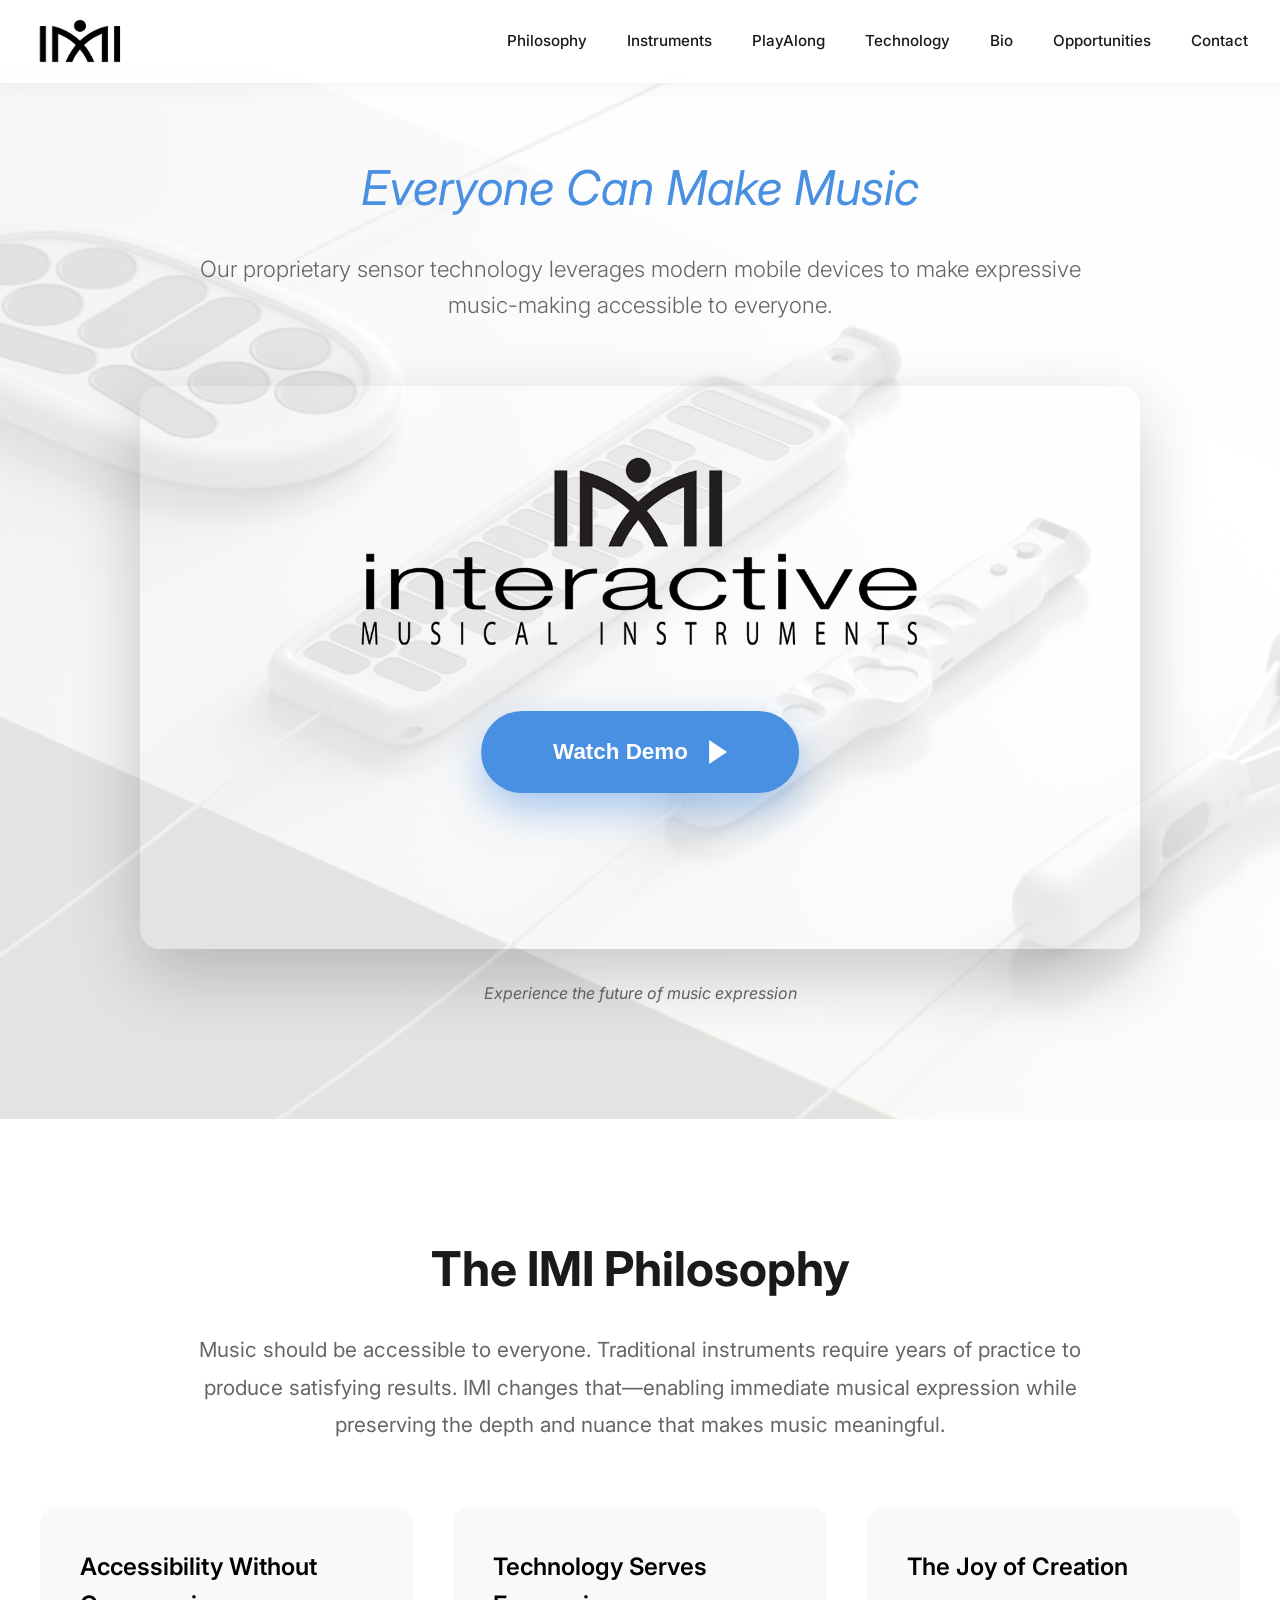
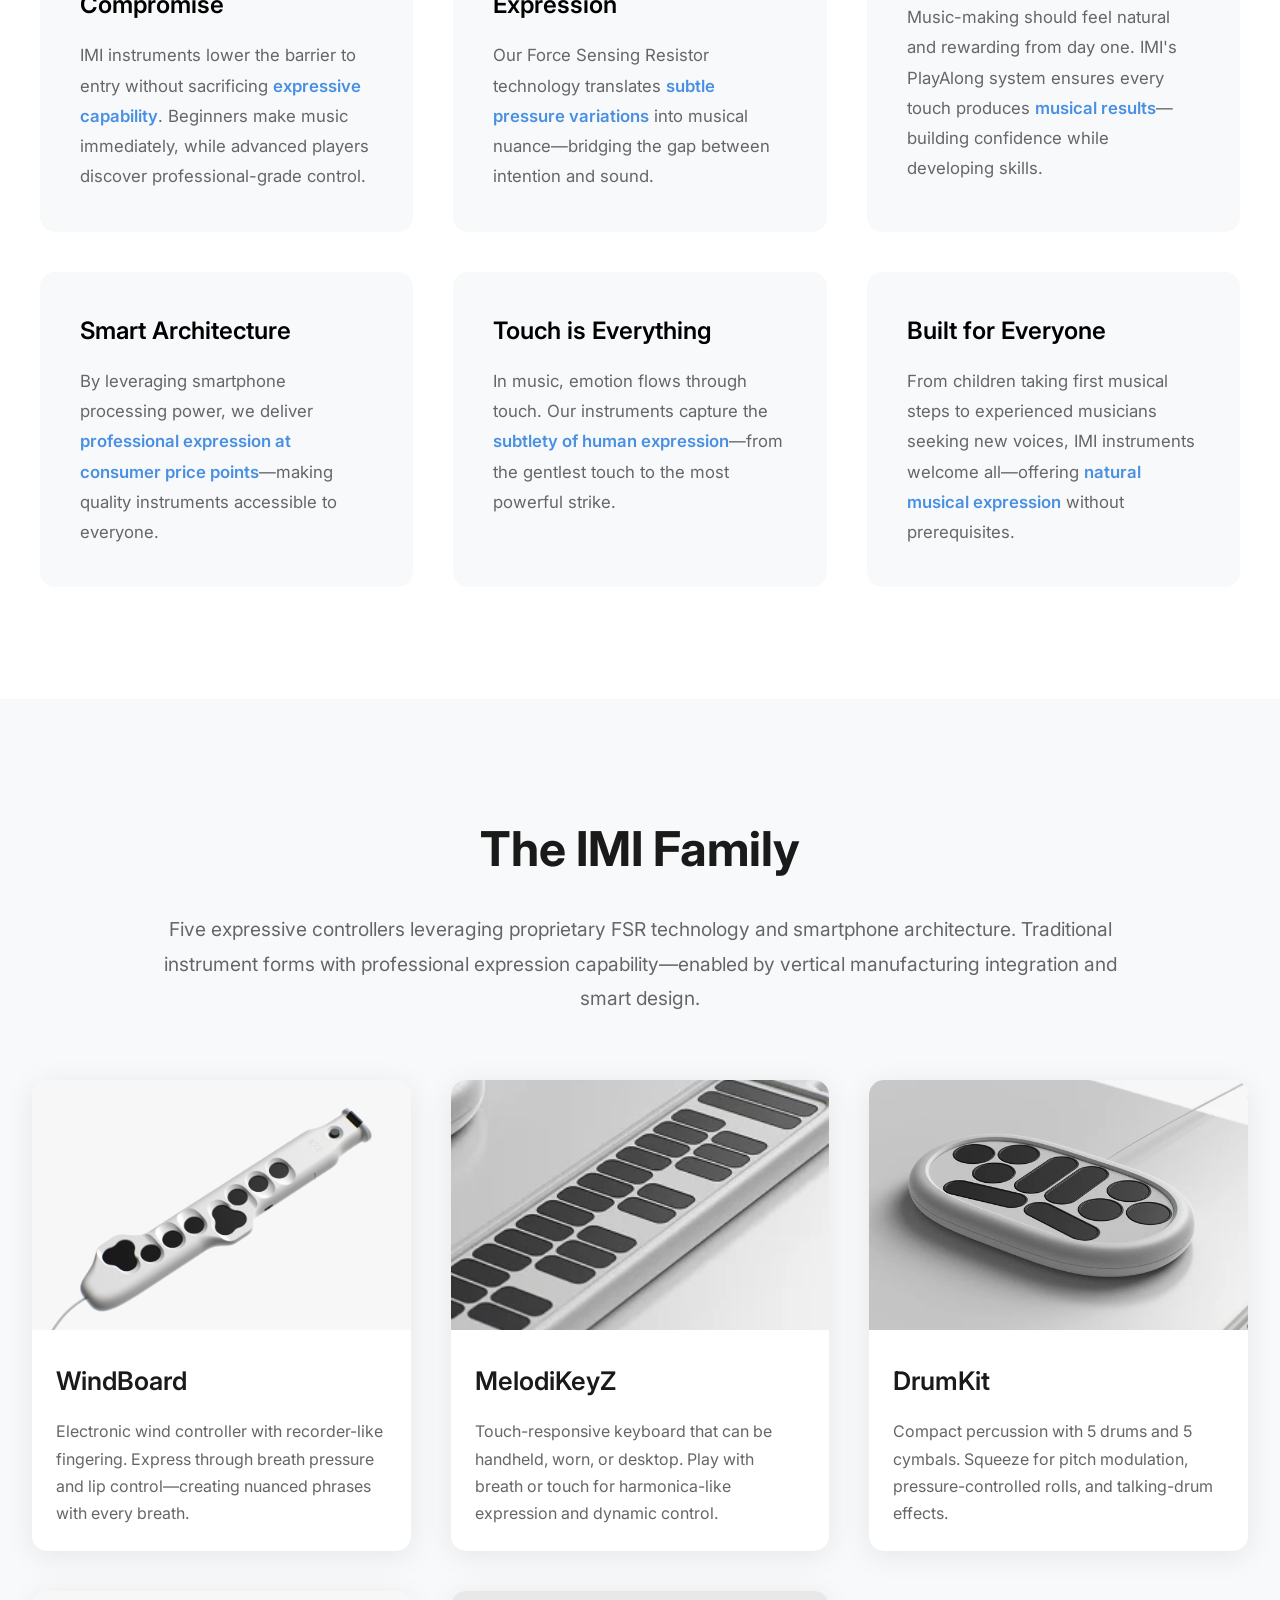
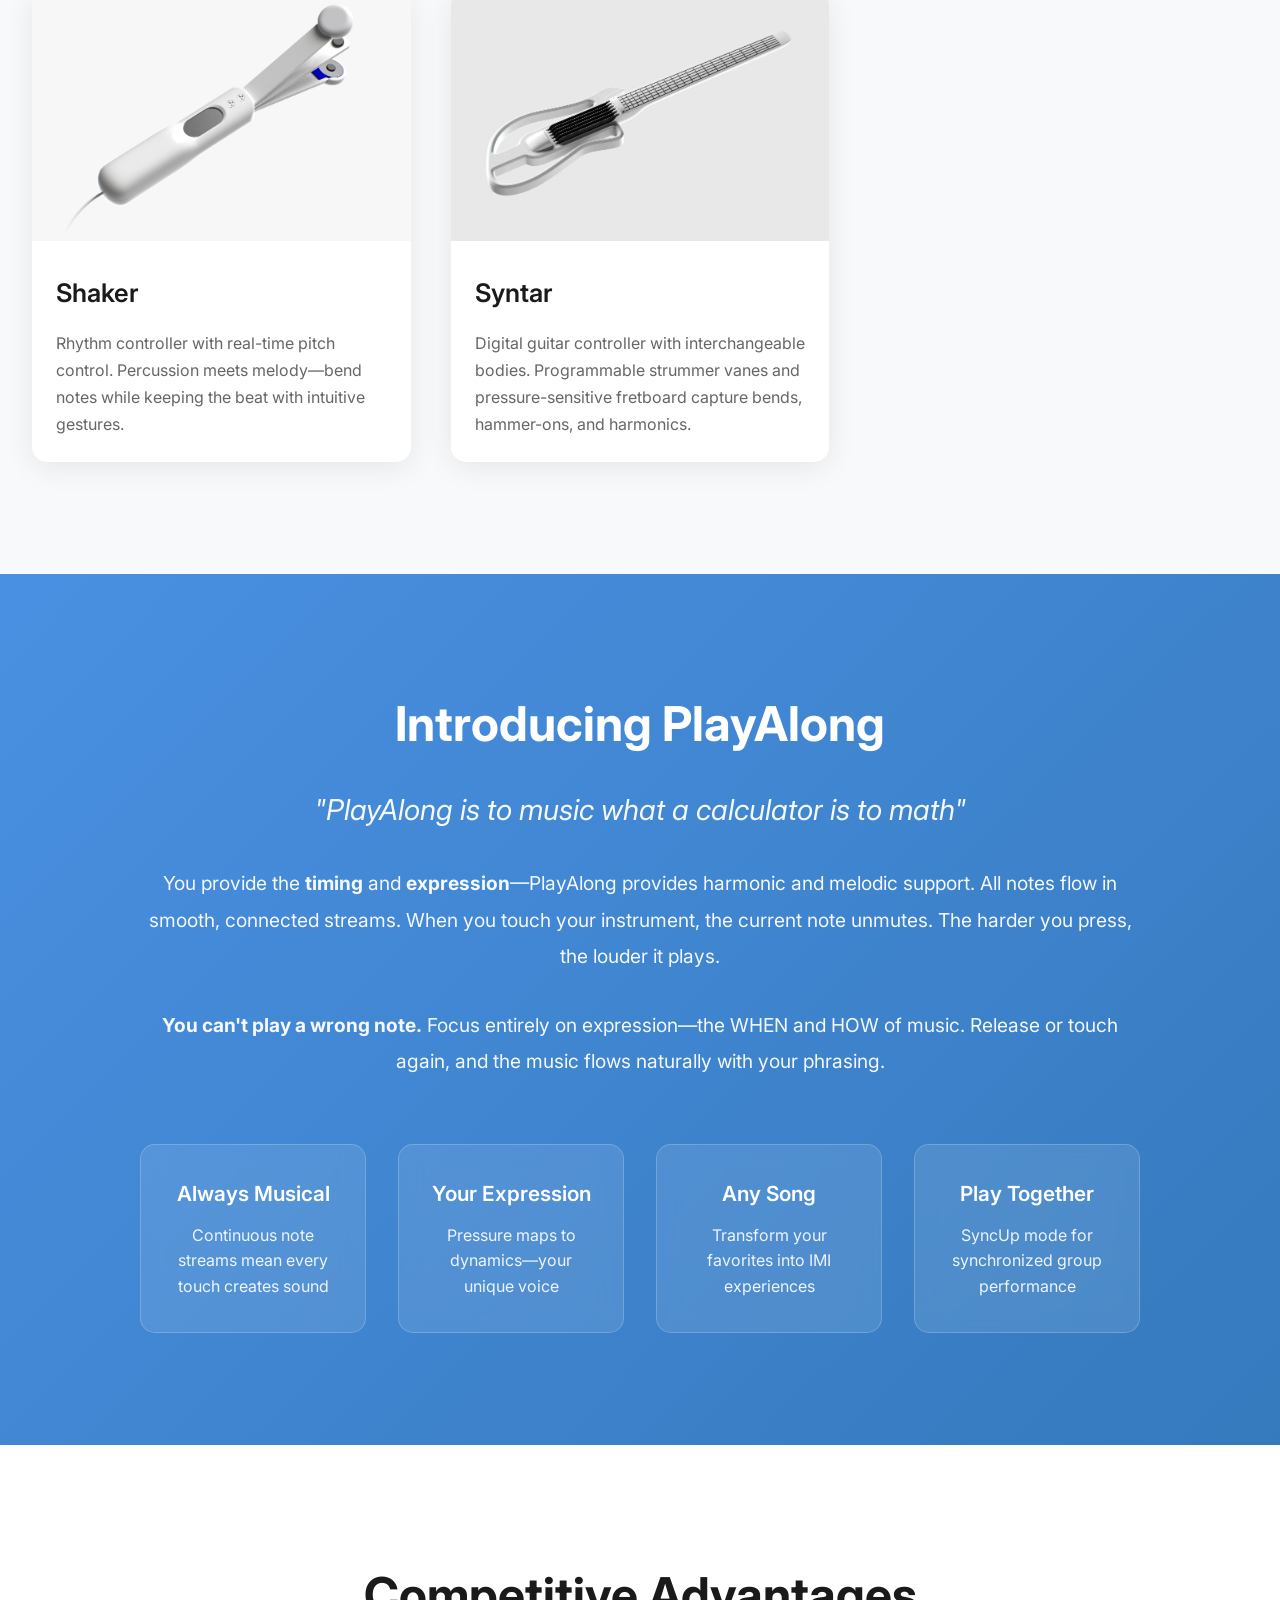
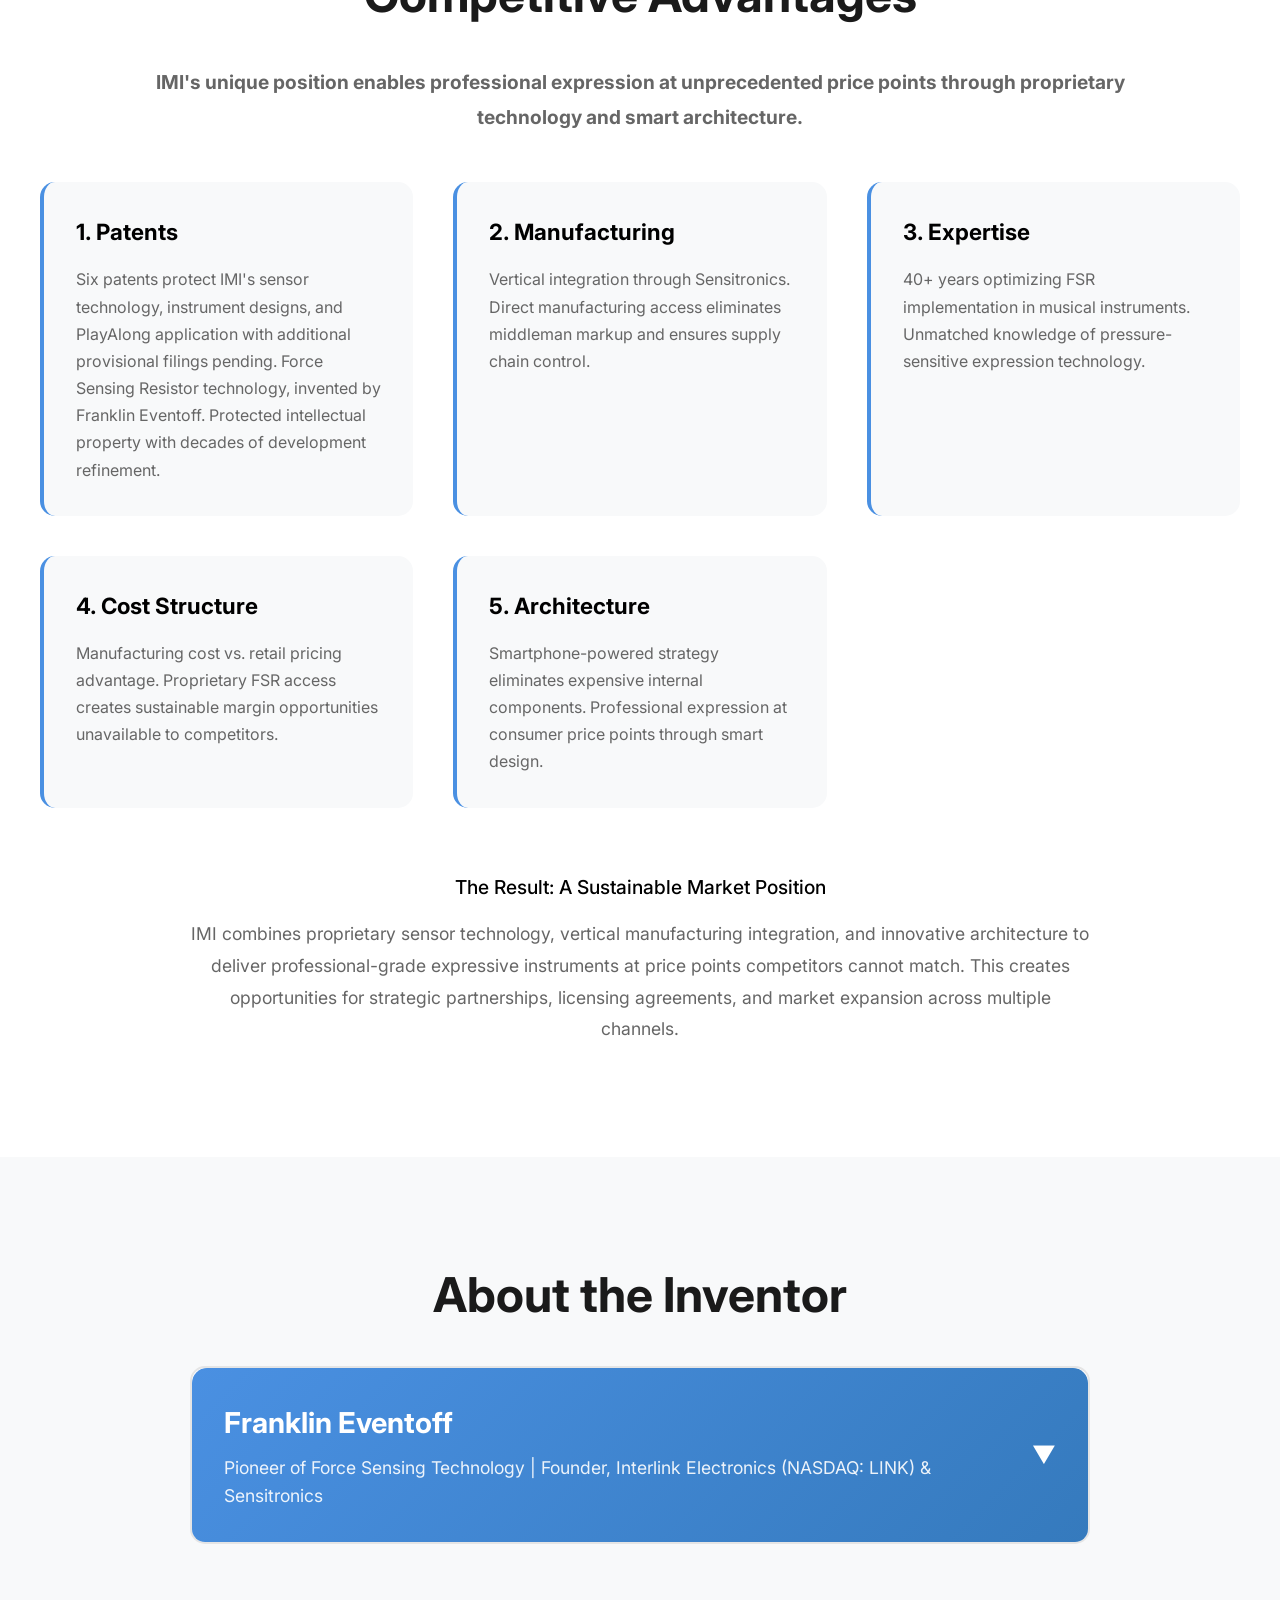
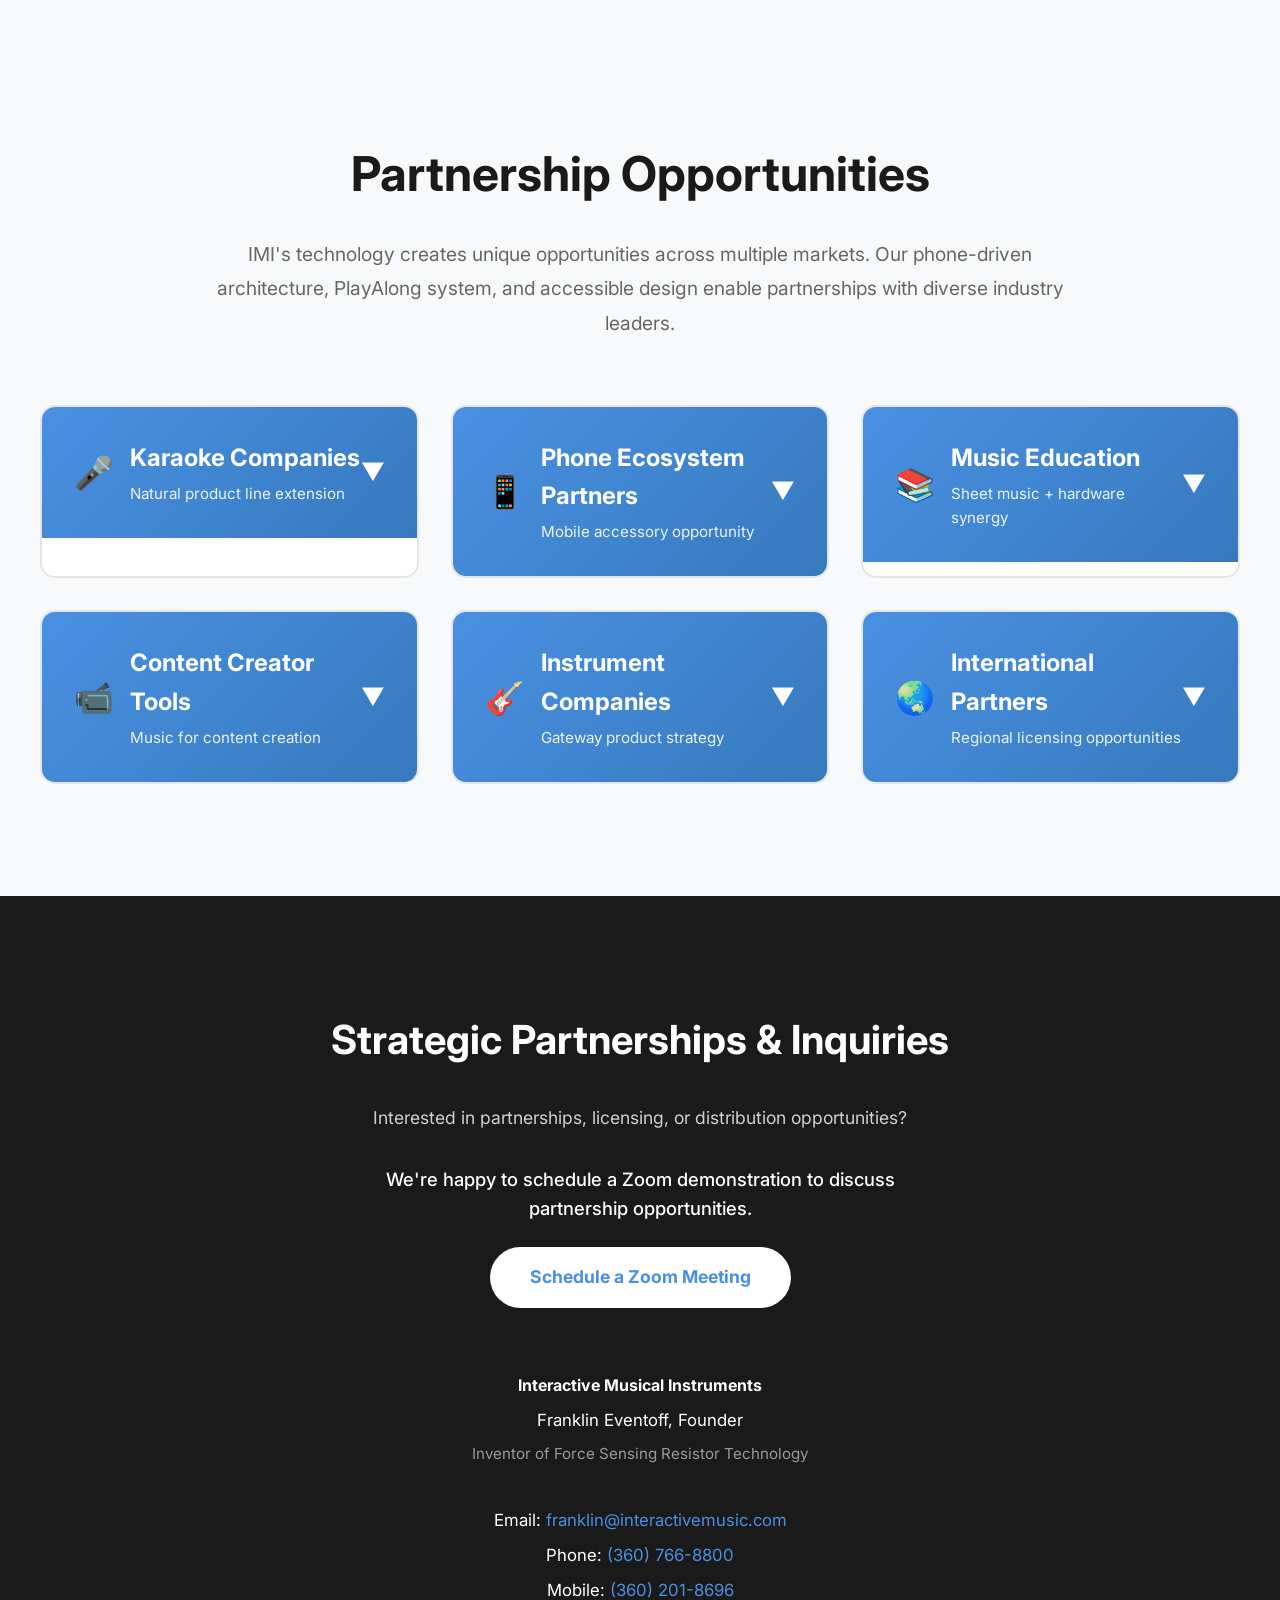
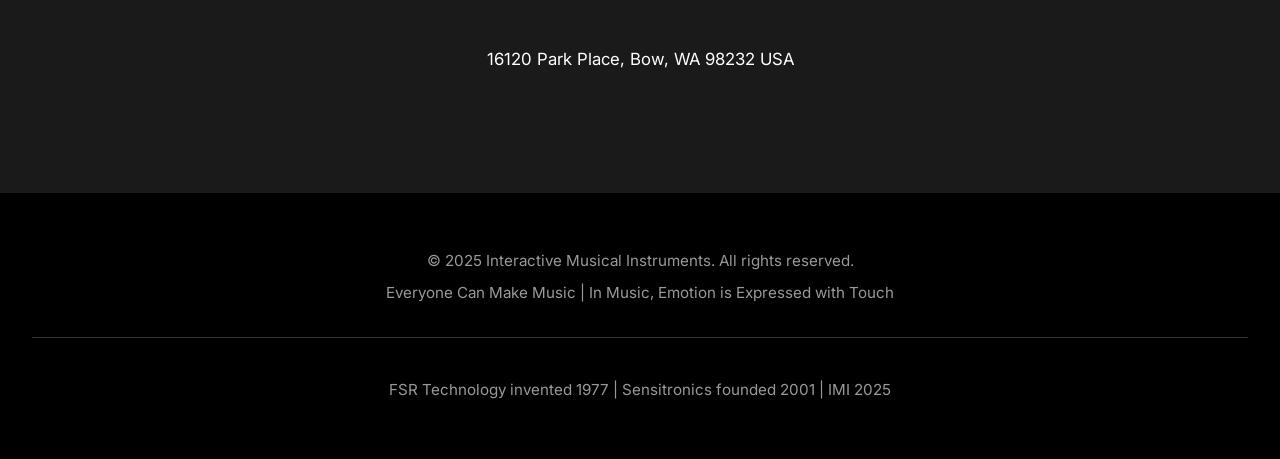
<file: index.html>
<!DOCTYPE html>
<html lang="en">
<head>
    <meta charset="UTF-8">
    <meta name="viewport" content="width=device-width, initial-scale=1.0">
    <title>IMI - Interactive Musical Instruments | Everyone Can Make Music</title>
    <link rel="icon" type="image/png" href="./assets/favicon-96x96.png" sizes="96x96" />
    <link rel="icon" type="image/png" href="./assets/favicon-96x96.png" sizes="32x32" />
    <link rel="icon" type="image/png" href="./assets/favicon-96x96.png" sizes="16x16" />
    <link rel="apple-touch-icon" href="./assets/favicon-96x96.png" />

    <!-- Fonts -->
    <link rel="preconnect" href="https://fonts.googleapis.com">
    <link rel="preconnect" href="https://fonts.gstatic.com" crossorigin>
    <link href="https://fonts.googleapis.com/css2?family=Inter:wght@300;400;500;600;700;800&display=swap" rel="stylesheet">

    <!-- Styles -->
    <link rel="stylesheet" href="./styles/main.css">
</head>
<body id="top">
    <!-- ============================================
         NAVIGATION
         Fixed navigation bar with logo and menu links
         ============================================ -->
    <nav>
        <div class="nav-container">
            <a href="#top" class="logo-text">
                <img src="./assets/IMI_LOGO.png" alt="IMI - Interactive Musical Instruments" class="logo-img">
            </a>
            <button class="hamburger" id="hamburger" aria-label="Toggle menu">
                <span></span>
                <span></span>
                <span></span>
            </button>
            <ul class="nav-links" id="nav-links">
                <li><a href="#philosophy">Philosophy</a></li>
                <li><a href="#instruments">Instruments</a></li>
                <li><a href="#playalong">PlayAlong</a></li>
                <li><a href="#technology">Technology</a></li>
                <li><a href="#bio">Bio</a></li>
                <li><a href="#opportunities">Opportunities</a></li>
                <li><a href="#contact">Contact</a></li>
            </ul>
        </div>
    </nav>

    <!-- ============================================
         HERO SECTION
         Main landing section with headline, tagline, and demo video
         ============================================ -->
    <section class="hero">
        <div class="hero-content">

            <!-- Headline & Tagline -->
            <p class="hero-quote">Everyone Can Make Music</p>
            <p class="tagline">
                Our proprietary sensor technology leverages modern mobile devices to make expressive music-making accessible to everyone.
            </p>

            <!-- Demo Video -->
            <div class="video-container">
                <div class="video-placeholder">
                    <img id="video-logo" src="./assets/IMI_logo_2.png" alt="IMI Logo" style="position: absolute; top: 10%; left: 50%; transform: translateX(-50%); max-width: 60%; height: auto; z-index: 5;">
                    <div class="play-button-overlay" id="play-button-overlay">
                        <button class="play-button" id="play-button">
                            <span>Watch Demo</span>
                            <div class="play-icon"></div>
                        </button>
                    </div>
                    <iframe
                        id="youtube-iframe"
                        class="video-iframe"
                        style="display: none;"
                        src="https://www.youtube.com/embed/5cP7HtnagEk?enablejsapi=1&rel=0"
                        allow="accelerometer; autoplay; clipboard-write; encrypted-media; gyroscope; picture-in-picture"
                        allowfullscreen>
                    </iframe>
                </div>
            </div>

            <p class="video-caption">Experience the future of music expression</p>
        </div>
    </section>

    <!-- ============================================
         PHILOSOPHY SECTION
         Core principles and values of IMI
         ============================================ -->
    <section class="philosophy-section" id="philosophy">
        <div class="philosophy-content">
            <h2>The IMI Philosophy</h2>
            <p class="philosophy-intro">
                Music should be accessible to everyone. Traditional instruments require years of practice to produce satisfying results. IMI changes that—enabling immediate musical expression while preserving the depth and nuance that makes music meaningful.
            </p>

            <div class="philosophy-grid">
                <div class="philosophy-card">
                    <h3>Accessibility Without Compromise</h3>
                    <p>IMI instruments lower the barrier to entry without sacrificing <span class="highlight">expressive capability</span>. Beginners make music immediately, while advanced players discover professional-grade control.</p>
                </div>

                <div class="philosophy-card">
                    <h3>Technology Serves Expression</h3>
                    <p>Our Force Sensing Resistor technology translates <span class="highlight">subtle pressure variations</span> into musical nuance—bridging the gap between intention and sound.</p>
                </div>

                <div class="philosophy-card">
                    <h3>The Joy of Creation</h3>
                    <p>Music-making should feel natural and rewarding from day one. IMI's PlayAlong system ensures every touch produces <span class="highlight">musical results</span>—building confidence while developing skills.</p>
                </div>

                <div class="philosophy-card">
                    <h3>Smart Architecture</h3>
                    <p>By leveraging smartphone processing power, we deliver <span class="highlight">professional expression at consumer price points</span>—making quality instruments accessible to everyone.</p>
                </div>

                <div class="philosophy-card">
                    <h3>Touch is Everything</h3>
                    <p>In music, emotion flows through touch. Our instruments capture the <span class="highlight">subtlety of human expression</span>—from the gentlest touch to the most powerful strike.</p>
                </div>

                <div class="philosophy-card">
                    <h3>Built for Everyone</h3>
                    <p>From children taking first musical steps to experienced musicians seeking new voices, IMI instruments welcome all—offering <span class="highlight">natural musical expression</span> without prerequisites.</p>
                </div>
            </div>
        </div>
    </section>

    <!-- ============================================
         PRODUCTS SECTION
         Showcase of the five IMI instrument family members
         ============================================ -->
    <section class="products-section" id="instruments">
        <h2>The IMI Family</h2>
        <p class="products-subtitle">
            Five expressive controllers leveraging proprietary FSR technology and smartphone architecture. Traditional instrument forms with professional expression capability—enabled by vertical manufacturing integration and smart design.
        </p>

        <div class="products-grid">
            <!-- WindBoard -->
            <div class="product-card">
                <img src="./assets/Wind.jpg" alt="WindBoard" class="product-image">
                <h3>WindBoard</h3>
                <p>Electronic wind controller with recorder-like fingering. Express through breath pressure and lip control—creating nuanced phrases with every breath.</p>
            </div>

            <!-- MelodiKeyZ -->
            <div class="product-card">
                <img src="./assets/MelodiKeyZ1_cropped.png" alt="MelodiKeyZ" class="product-image">
                <h3>MelodiKeyZ</h3>
                <p>Touch-responsive keyboard that can be handheld, worn, or desktop. Play with breath or touch for harmonica-like expression and dynamic control.</p>
            </div>

            <!-- DrumKit -->
            <div class="product-card">
                <img src="./assets/DrumKit2.png" alt="DrumKit" class="product-image">
                <h3>DrumKit</h3>
                <p>Compact percussion with 5 drums and 5 cymbals. Squeeze for pitch modulation, pressure-controlled rolls, and talking-drum effects.</p>
            </div>

            <!-- Shaker -->
            <div class="product-card">
                <img src="./assets/ShakerFull.jpg" alt="Shaker" class="product-image">
                <h3>Shaker</h3>
                <p>Rhythm controller with real-time pitch control. Percussion meets melody—bend notes while keeping the beat with intuitive gestures.</p>
            </div>

            <!-- Syntar -->
            <div class="product-card">
                <img src="./assets/Syntar_Still.jpg" alt="Syntar" class="product-image">
                <h3>Syntar</h3>
                <p>Digital guitar controller with interchangeable bodies. Programmable strummer vanes and pressure-sensitive fretboard capture bends, hammer-ons, and harmonics.</p>
            </div>
        </div>
    </section>

    <!-- ============================================
         PLAYALONG SECTION
         Explanation of the PlayAlong learning system
         ============================================ -->
    <section class="playalong-section" id="playalong">
        <div class="playalong-content">
            <h2>Introducing PlayAlong</h2>
            <p class="playalong-tagline">"PlayAlong is to music what a calculator is to math"</p>

            <p class="playalong-description">
                You provide the <strong>timing</strong> and <strong>expression</strong>—PlayAlong provides harmonic and melodic support. All notes flow in smooth, connected streams. When you touch your instrument, the current note unmutes. The harder you press, the louder it plays.
            </p>

            <p class="playalong-description">
                <strong>You can't play a wrong note.</strong> Focus entirely on expression—the WHEN and HOW of music. Release or touch again, and the music flows naturally with your phrasing.
            </p>

            <div class="feature-boxes">
                <div class="feature-box">
                    <h3>Always Musical</h3>
                    <p>Continuous note streams mean every touch creates sound</p>
                </div>

                <div class="feature-box">
                    <h3>Your Expression</h3>
                    <p>Pressure maps to dynamics—your unique voice</p>
                </div>

                <div class="feature-box">
                    <h3>Any Song</h3>
                    <p>Transform your favorites into IMI experiences</p>
                </div>

                <div class="feature-box">
                    <h3>Play Together</h3>
                    <p>SyncUp mode for synchronized group performance</p>
                </div>
            </div>
        </div>
    </section>

    <!-- ============================================
         COMPETITIVE ADVANTAGES SECTION
         IMI's unique market position and technology advantages
         ============================================ -->
    <section class="tech-section" id="technology">
        <div class="tech-content">
            <h2>Competitive Advantages</h2>
            <p class="tech-description">
                <strong>IMI's unique position enables professional expression at unprecedented price points through proprietary technology and smart architecture.</strong>
            </p>

            <div style="display: grid; grid-template-columns: repeat(auto-fit, minmax(280px, 1fr)); gap: 2.5rem; max-width: 1200px; margin: 0 auto;">
                <div style="background: #f8f9fa; padding: 2rem; border-radius: 15px; border-left: 4px solid #4A90E2;">
                    <h3 style="font-size: 1.4rem; margin-bottom: 1rem; color: #000;">1. Patents</h3>
                    <p style="color: #666; line-height: 1.7;">Six patents protect IMI's sensor technology, instrument designs, and PlayAlong application with additional provisional filings pending. Force Sensing Resistor technology, invented by Franklin Eventoff. Protected intellectual property with decades of development refinement.</p>
                </div>

                <div style="background: #f8f9fa; padding: 2rem; border-radius: 15px; border-left: 4px solid #4A90E2;">
                    <h3 style="font-size: 1.4rem; margin-bottom: 1rem; color: #000;">2. Manufacturing</h3>
                    <p style="color: #666; line-height: 1.7;">Vertical integration through Sensitronics. Direct manufacturing access eliminates middleman markup and ensures supply chain control.</p>
                </div>

                <div style="background: #f8f9fa; padding: 2rem; border-radius: 15px; border-left: 4px solid #4A90E2;">
                    <h3 style="font-size: 1.4rem; margin-bottom: 1rem; color: #000;">3. Expertise</h3>
                    <p style="color: #666; line-height: 1.7;">40+ years optimizing FSR implementation in musical instruments. Unmatched knowledge of pressure-sensitive expression technology.</p>
                </div>

                <div style="background: #f8f9fa; padding: 2rem; border-radius: 15px; border-left: 4px solid #4A90E2;">
                    <h3 style="font-size: 1.4rem; margin-bottom: 1rem; color: #000;">4. Cost Structure</h3>
                    <p style="color: #666; line-height: 1.7;">Manufacturing cost vs. retail pricing advantage. Proprietary FSR access creates sustainable margin opportunities unavailable to competitors.</p>
                </div>

                <div style="background: #f8f9fa; padding: 2rem; border-radius: 15px; border-left: 4px solid #4A90E2;">
                    <h3 style="font-size: 1.4rem; margin-bottom: 1rem; color: #000;">5. Architecture</h3>
                    <p style="color: #666; line-height: 1.7;">Smartphone-powered strategy eliminates expensive internal components. Professional expression at consumer price points through smart design.</p>
                </div>
            </div>

            <div style="margin-top: 4rem; text-align: center;">
                <p style="font-size: 1.2rem; color: #000; font-weight: 500; margin-bottom: 1rem;">
                    The Result: A Sustainable Market Position
                </p>
                <p style="font-size: 1.1rem; color: #666; line-height: 1.8; max-width: 900px; margin: 0 auto;">
                    IMI combines proprietary sensor technology, vertical manufacturing integration, and innovative architecture to deliver professional-grade expressive instruments at price points competitors cannot match. This creates opportunities for strategic partnerships, licensing agreements, and market expansion across multiple channels.
                </p>
            </div>
        </div>
    </section>

    <!-- ============================================
         INVENTOR BIO SECTION
         Background and credentials of Franklin Eventoff
         ============================================ -->
    <section class="tech-section" id="bio" style="padding: calc(5rem + 20px) 2rem 5rem; background: #f8f9fa;">
        <div class="tech-content">
            <h2 style="text-align: center; font-size: 3rem; margin-bottom: 2rem; font-weight: 700;">About the Inventor</h2>

            <div style="max-width: 900px; margin: 0 auto;">
                <div class="market-card bio-card" onclick="toggleBio(this)" style="cursor: pointer;">
                    <div class="market-header" style="background: linear-gradient(135deg, #4A90E2 0%, #357ABD 100%); color: white; padding: 2rem; display: flex; justify-content: space-between; align-items: center; border-radius: 15px 15px 0 0;">
                        <div style="flex: 1;">
                            <h3 style="font-size: 1.8rem; margin-bottom: 0.5rem;">Franklin Eventoff</h3>
                            <p style="opacity: 0.9; font-size: 1.1rem;">Pioneer of Force Sensing Technology | Founder, Interlink Electronics (NASDAQ: LINK) & Sensitronics</p>
                        </div>
                        <div class="expand-icon" style="font-size: 1.5rem; transition: transform 0.3s;">▼</div>
                    </div>
                    <div class="market-content bio-content" style="max-height: 0; overflow: hidden; transition: max-height 0.5s ease;">
                        <div style="padding: 2.5rem; background: white; border-radius: 0 0 15px 15px;">
                            <p style="font-size: 1.1rem; line-height: 1.8; color: #333; margin-bottom: 1.5rem;">
                                Franklin Eventoff invented Force Sensing Resistor (FSR) technology in 1977 and patented it in 1980. His innovations have earned prestigious recognition including the <strong>California Governor's Award for Innovation (1986)</strong> and the <strong>International IR 100 Award</strong> for FSR development (1987).
                            </p>

                            <p style="font-size: 1.1rem; line-height: 1.8; color: #333; margin-bottom: 1.5rem;">
                                In 1985, Franklin founded <strong>Interlink Electronics (NASDAQ: LINK)</strong>, which became a leading supplier of FSR technology globally. The company was recently acquired, validating decades of innovation and market leadership. In 2001, he founded <strong>Sensitronics</strong>, which today supplies FSRs to leading musical instrument manufacturers worldwide and provides IMI's vertical manufacturing integration.
                            </p>

                            <p style="font-size: 1.1rem; line-height: 1.8; color: #333; margin-bottom: 1.5rem;">
                                Franklin's FSR technology powers products across multiple industries—from consumer electronics to medical devices and aerospace applications. He has successfully licensed musical instrument innovations to major companies including <strong>Mattel</strong> (Magical Musical Thing, 1978) and <strong>Hasbro</strong> (Electronic Orchestra, 1982), and licensed The KEY instrument—IMI's predecessor—to Lonestar Technologies in 1992.
                            </p>

                            <p style="font-size: 1.1rem; line-height: 1.8; color: #333; margin-bottom: 2rem;">
                                IMI represents nearly <strong>50 years of continuous FSR refinement</strong>, combining Franklin's patented technology with vertical manufacturing integration. Recent innovations include the <strong>XactFSR (2013)</strong> and the newly patented <strong>LowDrift FSR (2025)</strong>, ensuring IMI instruments deliver professional expression at unprecedented price points.
                            </p>

                            <div style="background: #f8f9fa; padding: 1.5rem; border-radius: 10px; border-left: 4px solid #4A90E2;">
                                <h4 style="color: #4A90E2; margin-bottom: 1rem; font-size: 1.2rem;">Notable Milestones</h4>
                                <ul style="margin-left: 1.5rem; color: #666; line-height: 2;">
                                    <li><strong>1977:</strong> Invented Force Sensing Resistor technology</li>
                                    <li><strong>1980:</strong> Patented FSR technology</li>
                                    <li><strong>1979:</strong> Created 650 Sonica instruments using FSR</li>
                                    <li><strong>1982:</strong> Licensed Electronic Orchestra to Hasbro Toys</li>
                                    <li><strong>1985:</strong> Founded Interlink Electronics (NASDAQ: LINK)</li>
                                    <li><strong>1986:</strong> California Governor's Award for Innovation</li>
                                    <li><strong>1987:</strong> International IR 100 Award for FSR development</li>
                                    <li><strong>1992:</strong> Licensed The KEY instrument to Lonestar Technologies</li>
                                    <li><strong>2001:</strong> Founded Sensitronics</li>
                                    <li><strong>2013:</strong> Developed XactFSR technology</li>
                                    <li><strong>2025:</strong> Patented LowDrift FSR</li>
                                </ul>
                            </div>

                            <p style="font-size: 1.2rem; font-weight: 500; color: #4A90E2; margin-top: 2rem; text-align: center;">
                                This isn't Franklin's first successful venture—he's built, scaled, and exited companies in this space for over 40 years.
                            </p>
                        </div>
                    </div>
                </div>
            </div>
        </div>
    </section>

    <!-- ============================================
         PARTNERSHIP OPPORTUNITIES SECTION
         Market opportunities and potential partnerships
         ============================================ -->
    <section class="markets-section" id="opportunities">
        <div class="markets-content">
            <h2>Partnership Opportunities</h2>
            <p class="markets-intro">
                IMI's technology creates unique opportunities across multiple markets. Our phone-driven architecture, PlayAlong system, and accessible design enable partnerships with diverse industry leaders.
            </p>

            <div class="market-cards">
                <!-- Karaoke Companies -->
                <div class="market-card" onclick="toggleMarket(this)">
                    <div class="market-header">
                        <div class="market-icon">🎤</div>
                        <div class="market-title">
                            <h3>Karaoke Companies</h3>
                            <p>Natural product line extension</p>
                        </div>
                        <div class="expand-icon">▼</div>
                    </div>
                    <div class="market-content">
                        <div class="market-body">
                            <p style="font-size: 1.1rem; line-height: 1.8; color: #333;">
                                IMI is "karaoke for instruments"—the exact same proven business model applied to instrumental music. Same distribution channels, same content subscription model, same customers—just add instruments alongside your microphones.
                            </p>
                        </div>
                    </div>
                </div>

                <!-- Phone Companies -->
                <div class="market-card" onclick="toggleMarket(this)">
                    <div class="market-header">
                        <div class="market-icon">📱</div>
                        <div class="market-title">
                            <h3>Phone Ecosystem Partners</h3>
                            <p>Mobile accessory opportunity</p>
                        </div>
                        <div class="expand-icon">▼</div>
                    </div>
                    <div class="market-content">
                        <div class="market-body">
                            <p style="font-size: 1.1rem; line-height: 1.8; color: #333;">
                                IMI instruments use smartphones as their processing brain, making them premium mobile accessories for your 9,000+ retail locations. Turn phone purchases into bundled sales with monthly payment plans and ongoing subscription revenue streams.
                            </p>
                        </div>
                    </div>
                </div>

                <!-- Music Education -->
                <div class="market-card" onclick="toggleMarket(this)">
                    <div class="market-header">
                        <div class="market-icon">📚</div>
                        <div class="market-title">
                            <h3>Music Education</h3>
                            <p>Sheet music + hardware synergy</p>
                        </div>
                        <div class="expand-icon">▼</div>
                    </div>
                    <div class="market-content">
                        <div class="market-body">
                            <p style="font-size: 1.1rem; line-height: 1.8; color: #333;">
                                Our technology converts your sheet music and tablature catalogs into interactive MIDI experiences. Publishers provide content, IMI provides affordable hardware—together we create complete learning systems for schools and students.
                            </p>
                        </div>
                    </div>
                </div>

                <!-- Creator Economy -->
                <div class="market-card" onclick="toggleMarket(this)">
                    <div class="market-header">
                        <div class="market-icon">📹</div>
                        <div class="market-title">
                            <h3>Content Creator Tools</h3>
                            <p>Music for content creation</p>
                        </div>
                        <div class="expand-icon">▼</div>
                    </div>
                    <div class="market-content">
                        <div class="market-body">
                            <p style="font-size: 1.1rem; line-height: 1.8; color: #333;">
                                Creators need original music but lack musical training—IMI solves this. Enable YouTube creators, podcasters, and streamers to make authentic music in minutes without lessons or licensing fees.
                            </p>
                        </div>
                    </div>
                </div>

                <!-- Traditional Instrument Companies -->
                <div class="market-card" onclick="toggleMarket(this)">
                    <div class="market-header">
                        <div class="market-icon">🎸</div>
                        <div class="market-title">
                            <h3>Instrument Companies</h3>
                            <p>Gateway product strategy</p>
                        </div>
                        <div class="expand-icon">▼</div>
                    </div>
                    <div class="market-content">
                        <div class="market-body">
                            <p style="font-size: 1.1rem; line-height: 1.8; color: #333;">
                                IMI creates new musicians who graduate to your premium instruments—we expand the market rather than compete. Affordable entry ($49-$99) validates serious buyers before they invest $300-$2,000 in traditional instruments.
                            </p>
                        </div>
                    </div>
                </div>

                <!-- International Manufacturing -->
                <div class="market-card" onclick="toggleMarket(this)">
                    <div class="market-header">
                        <div class="market-icon">🌏</div>
                        <div class="market-title">
                            <h3>International Partners</h3>
                            <p>Regional licensing opportunities</p>
                        </div>
                        <div class="expand-icon">▼</div>
                    </div>
                    <div class="market-content">
                        <div class="market-body">
                            <p style="font-size: 1.1rem; line-height: 1.8; color: #333;">
                                Complete turnkey licensing package: hardware designs, software platform, sheet music conversion tools, and 40+ years of FSR manufacturing expertise. Launch IMI in your territory with everything included—from designs to market in 6-12 months.
                            </p>
                        </div>
                    </div>
                </div>
            </div>
        </div>
    </section>

    <!-- ============================================
         CONTACT SECTION
         Contact information and partnership inquiries
         ============================================ -->
    <section class="contact-section" id="contact">
        <h2>Strategic Partnerships & Inquiries</h2>
        <div class="contact-info">
            <p style="font-size: 1.1rem; margin-bottom: 2rem; color: #d0d0d0;">
                Interested in partnerships, licensing, or distribution opportunities?
            </p>

            <p style="font-size: 1.15rem; margin-bottom: 1.5rem; color: #fff; font-weight: 500;">
                We're happy to schedule a Zoom demonstration to discuss partnership opportunities.
            </p>

            <a href="mailto:franklin@interactivemusic.com?subject=Request for Zoom Meeting - IMI Partnership"
               style="display: inline-block; background: white; color: #4A90E2; padding: 1rem 2.5rem; border-radius: 50px; text-decoration: none; font-weight: bold; font-size: 1.1rem; margin-bottom: 2.5rem; transition: transform 0.3s, box-shadow 0.3s;"
               onmouseover="this.style.transform='translateY(-2px)'; this.style.boxShadow='0 10px 25px rgba(255,255,255,0.3)';"
               onmouseout="this.style.transform='translateY(0)'; this.style.boxShadow='none';">
                Schedule a Zoom Meeting
            </a>

            <br><br>
            <strong>Interactive Musical Instruments</strong>
            <p>Franklin Eventoff, Founder</p>
            <p style="font-size: 0.95rem; color: #999; margin-top: 0.5rem;">Inventor of Force Sensing Resistor Technology</p>
            <br>
            <p>Email: <a href="mailto:franklin@interactivemusic.com">franklin@interactivemusic.com</a></p>
            <p>Phone: <a href="tel:+13607668800">(360) 766-8800</a></p>
            <p>Mobile: <a href="tel:+13602018696">(360) 201-8696</a></p>
            <br>
            <p>16120 Park Place, Bow, WA 98232 USA</p>
        </div>
    </section>

    <!-- ============================================
         FOOTER
         Copyright and company information
         ============================================ -->
    <footer>
        <p>&copy; 2025 Interactive Musical Instruments. All rights reserved.</p>
        <p>Everyone Can Make Music | In Music, Emotion is Expressed with Touch</p>

        <div class="footer-timeline">
            <p>FSR Technology invented 1977 | Sensitronics founded 2001 | IMI 2025</p>
        </div>
    </footer>

    <!-- JavaScript -->
    <script src="scripts/main.js" defer></script>
</body>
</html>
</file>
<file: styles/main.css>
/* ============================================
   IMI - Interactive Musical Instruments
   Main Stylesheet
   ============================================ */

/* ============================================
   RESET & BASE STYLES
   ============================================ */

* {
    margin: 0;
    padding: 0;
    box-sizing: border-box;
}

body {
    font-family: 'Inter', -apple-system, BlinkMacSystemFont, 'Segoe UI', sans-serif;
    line-height: 1.6;
    color: #1a1a1a;
    background: #ffffff;
}

html {
    scroll-padding-top: 0px;
    scroll-behavior: smooth;
}

/* Pull sections up higher - negative margin scrolls them closer to top */
section {
    scroll-margin-top: -30px;
}

.highlight {
    color: #4A90E2;
    font-weight: 600;
}

/* ============================================
   NAVIGATION
   ============================================ */

nav {
    position: fixed;
    top: 0;
    width: 100%;
    background: rgba(255, 255, 255, 0.75);
    backdrop-filter: blur(20px) saturate(180%);
    -webkit-backdrop-filter: blur(20px) saturate(180%);
    z-index: 1000;
    border-bottom: 1px solid rgba(255, 255, 255, 0.3);
    box-shadow: 0 2px 20px rgba(0, 0, 0, 0.05);
}

.nav-container {
    max-width: 1400px;
    margin: 0 auto;
    padding: 1rem 2rem;
    display: flex;
    justify-content: space-between;
    align-items: center;
}

.logo-text {
    font-size: 1.5rem;
    font-weight: 700;
    color: #000;
    text-decoration: none;
    letter-spacing: -0.5px;
}

.logo-img {
    height: 50px;
    width: auto;
    display: block;
}

.nav-links {
    display: flex;
    gap: 2.5rem;
    list-style: none;
}

.nav-links a {
    color: #1a1a1a;
    text-decoration: none;
    font-weight: 500;
    font-size: 0.95rem;
    transition: color 0.3s;
}

.nav-links a:hover {
    color: #4A90E2;
}

/* Hamburger Menu */
.hamburger {
    display: none;
    flex-direction: column;
    background: none;
    border: none;
    cursor: pointer;
    padding: 0.5rem;
    z-index: 1001;
}

.hamburger span {
    width: 25px;
    height: 3px;
    background: #1a1a1a;
    margin: 3px 0;
    transition: 0.3s;
    border-radius: 3px;
}

.hamburger.active span:nth-child(1) {
    transform: rotate(-45deg) translate(-5px, 6px);
}

.hamburger.active span:nth-child(2) {
    opacity: 0;
}

.hamburger.active span:nth-child(3) {
    transform: rotate(45deg) translate(-5px, -6px);
}

/* ============================================
   HERO SECTION
   ============================================ */

.hero {
    margin-top: 70px;
    padding: 5rem 2rem 7rem;
    background: linear-gradient(rgba(255, 255, 255, 0.85), rgba(255, 255, 255, 0.85)),
                url('../assets/hero_background.jpg') center/cover no-repeat;
    text-align: center;
}

.hero-content {
    max-width: 1200px;
    margin: 0 auto;
}

.hero h1 {
    font-size: 4.5rem;
    font-weight: 800;
    margin-bottom: 2rem;
    letter-spacing: -3px;
    line-height: 1.05;
}

.hero-quote {
    font-size: 3rem;
    font-style: italic;
    color: #4A90E2;
    margin-bottom: 1.5rem;
    font-weight: 400;
}

.tagline {
    font-size: 1.4rem;
    color: #666;
    margin-bottom: 4rem;
    font-weight: 300;
    max-width: 900px;
    margin-left: auto;
    margin-right: auto;
}

/* ============================================
   VIDEO CONTAINER
   ============================================ */

.video-container {
    max-width: 1000px;
    margin: 4rem auto 2rem;
    position: relative;
    border-radius: 20px;
    overflow: hidden;
    box-shadow: 0 25px 70px rgba(0, 0, 0, 0.2);
}

.video-placeholder {
    position: relative;
    background: transparent;
    padding-bottom: 56.25%;
}

.video-iframe {
    position: absolute;
    top: 0;
    left: 0;
    width: 100%;
    height: 100%;
    border-radius: 20px;
    border: none;
}

.play-button-overlay {
    position: absolute;
    top: 65%;
    left: 50%;
    transform: translate(-50%, -50%);
    z-index: 10;
}

.play-button {
    background: #4A90E2;
    color: white;
    border: none;
    padding: 1.75rem 4.5rem;
    font-size: 1.4rem;
    font-weight: 700;
    border-radius: 50px;
    cursor: pointer;
    box-shadow: 0 15px 40px rgba(74, 144, 226, 0.5);
    transition: all 0.3s;
    display: flex;
    align-items: center;
    gap: 1rem;
}

.play-button:hover {
    background: #3A7BC8;
    transform: scale(1.08);
    box-shadow: 0 20px 50px rgba(74, 144, 226, 0.6);
}

.play-icon {
    width: 0;
    height: 0;
    border-left: 18px solid white;
    border-top: 12px solid transparent;
    border-bottom: 12px solid transparent;
    margin-left: 5px;
}

.video-caption {
    text-align: center;
    margin-top: 1.5rem;
    font-size: 1rem;
    color: #666;
    font-style: italic;
}

/* ============================================
   PHILOSOPHY SECTION
   ============================================ */

.philosophy-section {
    padding: 7rem 2rem 7rem;
    background: #ffffff;
}

.philosophy-content {
    max-width: 1200px;
    margin: 0 auto;
    text-align: center;
}

.philosophy-section h2 {
    font-size: 3rem;
    margin-bottom: 1.5rem;
    font-weight: 700;
}

.philosophy-intro {
    font-size: 1.3rem;
    color: #666;
    max-width: 900px;
    margin: 0 auto 4rem;
    line-height: 1.8;
}

.philosophy-grid {
    display: grid;
    grid-template-columns: repeat(auto-fit, minmax(280px, 1fr));
    gap: 2.5rem;
    margin-top: 3rem;
}

.philosophy-card {
    background: #f8f9fa;
    padding: 2.5rem;
    border-radius: 15px;
    text-align: left;
}

.philosophy-card h3 {
    font-size: 1.5rem;
    margin-bottom: 1rem;
    color: #000;
    font-weight: 600;
}

.philosophy-card p {
    color: #666;
    line-height: 1.8;
    font-size: 1.05rem;
}

/* ============================================
   PRODUCTS SECTION
   ============================================ */

.products-section {
    padding: 7rem 2rem;
    background: #f8f9fa;
}

.products-section h2 {
    text-align: center;
    font-size: 3rem;
    margin-bottom: 1.5rem;
    font-weight: 700;
}

.products-subtitle {
    text-align: center;
    font-size: 1.2rem;
    color: #666;
    max-width: 1000px;
    margin: 0 auto 4rem;
    line-height: 1.8;
}

.products-grid {
    max-width: 1400px;
    margin: 0 auto;
    display: grid;
    grid-template-columns: repeat(auto-fit, minmax(280px, 1fr));
    gap: 2.5rem;
}

.product-card {
    background: #ffffff;
    border-radius: 15px;
    overflow: hidden;
    box-shadow: 0 5px 30px rgba(0, 0, 0, 0.08);
    transition: transform 0.3s, box-shadow 0.3s;
}

.product-card:hover {
    transform: translateY(-10px);
    box-shadow: 0 15px 50px rgba(0, 0, 0, 0.15);
}

.product-image {
    width: 100%;
    height: 250px;
    object-fit: cover;
    background: #e5e5e5;
}

.product-card h3 {
    font-size: 1.6rem;
    margin: 1.5rem 1.5rem 1rem;
    font-weight: 600;
}

.product-card p {
    padding: 0 1.5rem 1.5rem;
    color: #666;
    line-height: 1.7;
}

/* ============================================
   PLAYALONG SECTION
   ============================================ */

.playalong-section {
    padding: 7rem 2rem;
    background: linear-gradient(135deg, #4A90E2 0%, #357ABD 100%);
    color: white;
}

.playalong-content {
    max-width: 1000px;
    margin: 0 auto;
    text-align: center;
}

.playalong-section h2 {
    font-size: 3rem;
    margin-bottom: 1.5rem;
    font-weight: 700;
}

.playalong-tagline {
    font-size: 1.8rem;
    font-style: italic;
    margin-bottom: 2rem;
    opacity: 0.95;
}

.playalong-description {
    font-size: 1.2rem;
    line-height: 1.9;
    margin-bottom: 2rem;
    opacity: 0.95;
}

.feature-boxes {
    display: grid;
    grid-template-columns: repeat(auto-fit, minmax(220px, 1fr));
    gap: 2rem;
    margin-top: 4rem;
}

.feature-box {
    background: rgba(255, 255, 255, 0.1);
    backdrop-filter: blur(10px);
    padding: 2rem;
    border-radius: 15px;
    border: 1px solid rgba(255, 255, 255, 0.2);
}

.feature-box h3 {
    font-size: 1.3rem;
    margin-bottom: 0.8rem;
    font-weight: 600;
}

.feature-box p {
    opacity: 0.9;
    line-height: 1.6;
}

/* ============================================
   TECHNOLOGY / ADVANTAGES SECTION
   ============================================ */

.tech-section {
    padding: 7rem 2rem;
    background: #ffffff;
}

.tech-content {
    max-width: 1200px;
    margin: 0 auto;
}

.tech-section h2 {
    text-align: center;
    font-size: 3rem;
    margin-bottom: 2rem;
    font-weight: 700;
}

.tech-description {
    text-align: center;
    font-size: 1.2rem;
    color: #666;
    max-width: 1000px;
    margin: 0 auto 3rem;
    line-height: 1.8;
}

/* ============================================
   MARKET OPPORTUNITIES SECTION
   ============================================ */

.markets-section {
    padding: 7rem 2rem;
    background: #f8f9fa;
}

.markets-content {
    max-width: 1200px;
    margin: 0 auto;
}

.markets-section h2 {
    text-align: center;
    font-size: 3rem;
    margin-bottom: 1.5rem;
    font-weight: 700;
}

.markets-intro {
    text-align: center;
    font-size: 1.2rem;
    color: #666;
    max-width: 900px;
    margin: 0 auto 4rem;
    line-height: 1.8;
}

.market-cards {
    display: grid;
    grid-template-columns: repeat(auto-fit, minmax(350px, 1fr));
    gap: 2rem;
}

.market-card {
    background: white;
    border-radius: 15px;
    overflow: hidden;
    border: 2px solid #e5e5e5;
    transition: all 0.3s;
    cursor: pointer;
}

.market-card:hover {
    border-color: #4A90E2;
    box-shadow: 0 10px 30px rgba(74, 144, 226, 0.2);
}

.market-card.active {
    border-color: #4A90E2;
    box-shadow: 0 15px 40px rgba(74, 144, 226, 0.3);
}

.market-header {
    background: linear-gradient(135deg, #4A90E2 0%, #357ABD 100%);
    color: white;
    padding: 2rem;
    display: flex;
    justify-content: space-between;
    align-items: center;
}

.market-icon {
    font-size: 2rem;
}

.market-title {
    flex: 1;
    margin-left: 1rem;
}

.market-title h3 {
    font-size: 1.5rem;
    margin: 0 0 0.3rem 0;
}

.market-title p {
    opacity: 0.9;
    font-size: 0.95rem;
    margin: 0;
}

.expand-icon {
    font-size: 1.5rem;
    transition: transform 0.3s;
}

.market-card.active .expand-icon {
    transform: rotate(180deg);
}

.bio-card.active .expand-icon {
    transform: rotate(180deg);
}

.bio-card.active .bio-content {
    max-height: 3000px;
    transition: max-height 0.5s ease-in;
}

.market-content {
    max-height: 0;
    overflow: hidden;
    transition: max-height 0.5s ease;
}

.market-card.active .market-content {
    max-height: 2000px;
}

.market-body {
    padding: 2rem;
}

.market-body h4 {
    color: #4A90E2;
    font-size: 1.2rem;
    margin: 1.5rem 0 1rem;
}

.market-body ul {
    margin-left: 1.5rem;
    margin-bottom: 1rem;
}

.market-body li {
    margin-bottom: 0.5rem;
    color: #666;
    line-height: 1.6;
}

/* ============================================
   CONTACT SECTION
   ============================================ */

.contact-section {
    padding: 7rem 2rem;
    background: #1a1a1a;
    color: white;
    text-align: center;
}

.contact-section h2 {
    font-size: 2.5rem;
    margin-bottom: 2rem;
    font-weight: 700;
}

.contact-info {
    max-width: 600px;
    margin: 0 auto;
}

.contact-info p {
    margin: 0.5rem 0;
    font-size: 1.05rem;
}

.contact-info a {
    color: #4A90E2;
    text-decoration: none;
}

.contact-info a:hover {
    text-decoration: underline;
}

/* ============================================
   FOOTER
   ============================================ */

footer {
    background: #000;
    color: #999;
    padding: 3rem 2rem;
    text-align: center;
}

footer p {
    margin: 0.5rem 0;
    font-size: 0.95rem;
}

.footer-timeline {
    margin-top: 2rem;
    padding-top: 2rem;
    border-top: 1px solid #333;
}

/* ============================================
   RESPONSIVE DESIGN
   ============================================ */

/* Tablet sizing */
@media (max-width: 1024px) and (min-width: 769px) {
    html {
        scroll-padding-top: 0px;
    }

    section {
        scroll-margin-top: -25px;
    }
}

/* Mobile sizing */
@media (max-width: 768px) {
    /* Adjust scroll padding for mobile - pull sections higher */
    html {
        scroll-padding-top: 0px;
    }

    section {
        scroll-margin-top: 40px;
    }

    /* Navigation - Mobile Menu */
    .hamburger {
        display: flex;
    }

    .nav-links {
        position: absolute;
        top: 100%;
        left: 0;
        right: 0;
        background: rgba(255, 255, 255, 0.85);
        backdrop-filter: blur(20px) saturate(180%);
        -webkit-backdrop-filter: blur(20px) saturate(180%);
        flex-direction: column;
        gap: 0;
        padding: 0;
        max-height: 0;
        overflow: hidden;
        transition: max-height 0.3s ease;
        border-bottom: 1px solid rgba(255, 255, 255, 0.3);
        box-shadow: 0 10px 30px rgba(0, 0, 0, 0.1);
    }

    .nav-links.active {
        max-height: 500px;
    }

    .nav-links li {
        border-bottom: 1px solid rgba(0, 0, 0, 0.05);
    }

    .nav-links a {
        display: block;
        padding: 1rem 2rem;
        font-size: 1.1rem;
    }

    .logo-img {
        height: 40px;
    }

    /* Hero Section */
    .hero {
        padding: 2.5rem 1.5rem 3.5rem;
        background: linear-gradient(rgba(255, 255, 255, 0.9), rgba(255, 255, 255, 0.9)),
                    url('../assets/hero_background.jpg') center/cover no-repeat;
    }

    .hero h1 {
        font-size: 2rem;
        letter-spacing: -1px;
        margin-bottom: 1rem;
    }

    .hero-quote {
        font-size: 1.2rem;
        margin-bottom: 1rem;
    }

    .tagline {
        font-size: 1rem;
        margin-bottom: 2rem;
    }

    /* Video */
    .video-container {
        margin: 2rem auto 1rem;
    }

    .play-button {
        padding: 1rem 2.5rem;
        font-size: 1.1rem;
    }

    .play-icon {
        border-left: 14px solid white;
        border-top: 9px solid transparent;
        border-bottom: 9px solid transparent;
    }

    /* Sections - Reduce Padding */
    .philosophy-section,
    .products-section,
    .playalong-section,
    .tech-section,
    .markets-section {
        padding: 2.5rem 1.5rem;
    }

    .philosophy-section h2,
    .products-section h2,
    .playalong-section h2,
    .tech-section h2,
    .markets-section h2 {
        font-size: 2rem;
    }

    /* Force Single Column Grids */
    .philosophy-grid,
    .products-grid {
        grid-template-columns: 1fr;
        gap: 1.5rem;
    }

    .feature-boxes {
        grid-template-columns: 1fr;
        gap: 1.5rem;
    }

    .market-cards {
        grid-template-columns: 1fr;
    }

    /* PlayAlong */
    .playalong-tagline {
        font-size: 1.4rem;
    }

    .playalong-description {
        font-size: 1.1rem;
    }

    /* Contact */
    .contact-section {
        padding: 2.5rem 1.5rem;
    }

    /* Footer */
    footer {
        padding: 2rem 1.5rem;
    }
}
</file>
